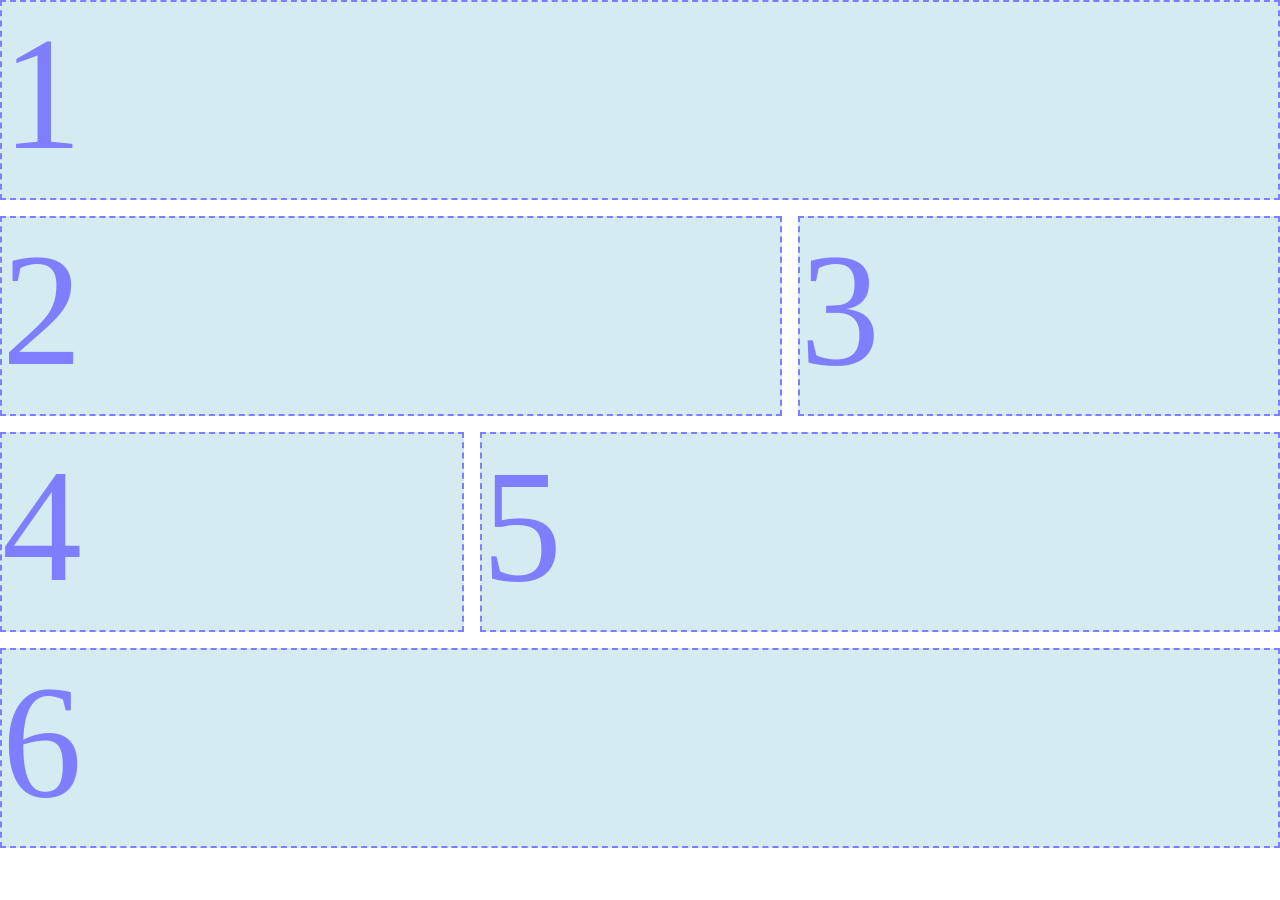
<file: hw5/Index.html>
<!DOCTYPE html>
<html lang="en">
<head>
    <meta charset="UTF-8">
    <meta http-equiv="X-UA-Compatible" content="IE=edge">
    <meta name="viewport" content="width=device-width, initial-scale=1.0">
    <title>Assignment 5</title>
    <link rel="stylesheet" href="style.css">
</head>
<body>
    <div class="container">
        <div class="box1">1</div>
        <div class="box2">2</div>
        <div class="box3">3</div>
        <div class="box4">4</div>
        <div class="box5">5</div>
        <div class="box6">6</div>
    </div>
</body>
</html>
</file>
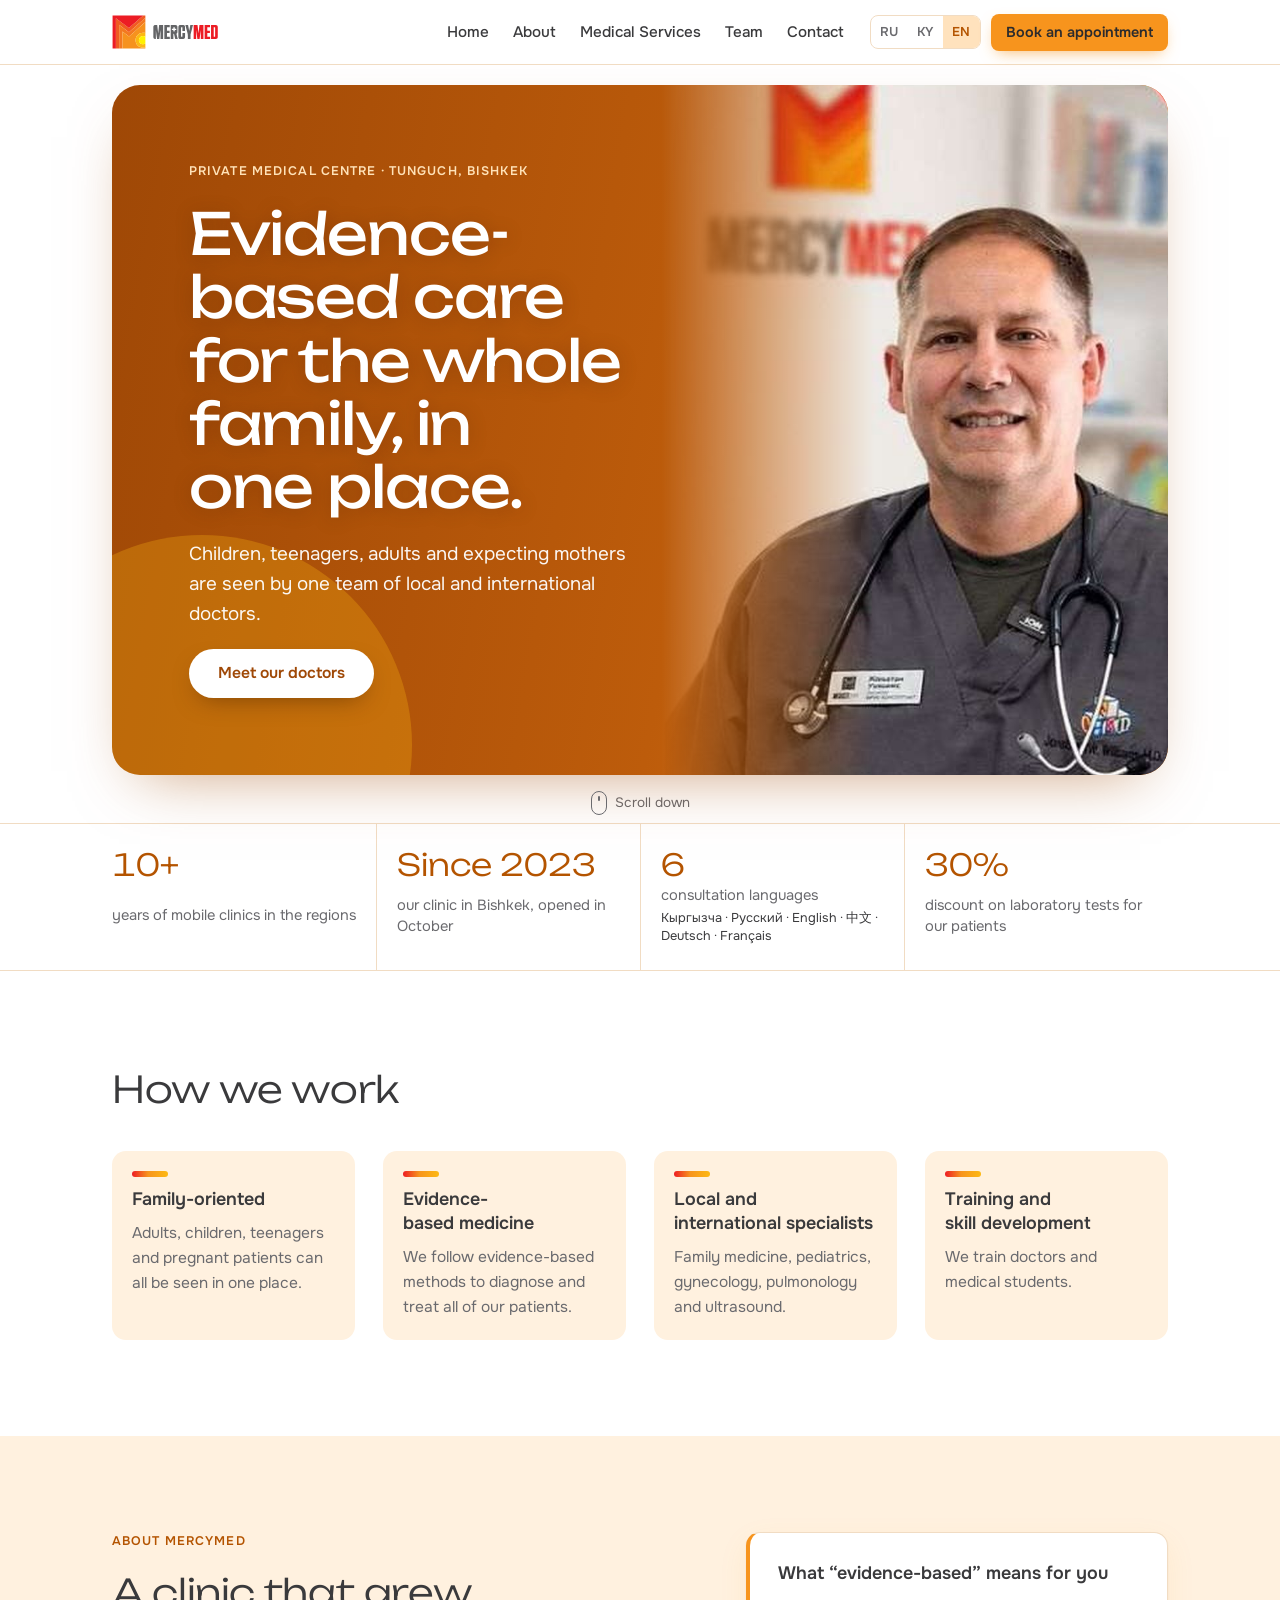
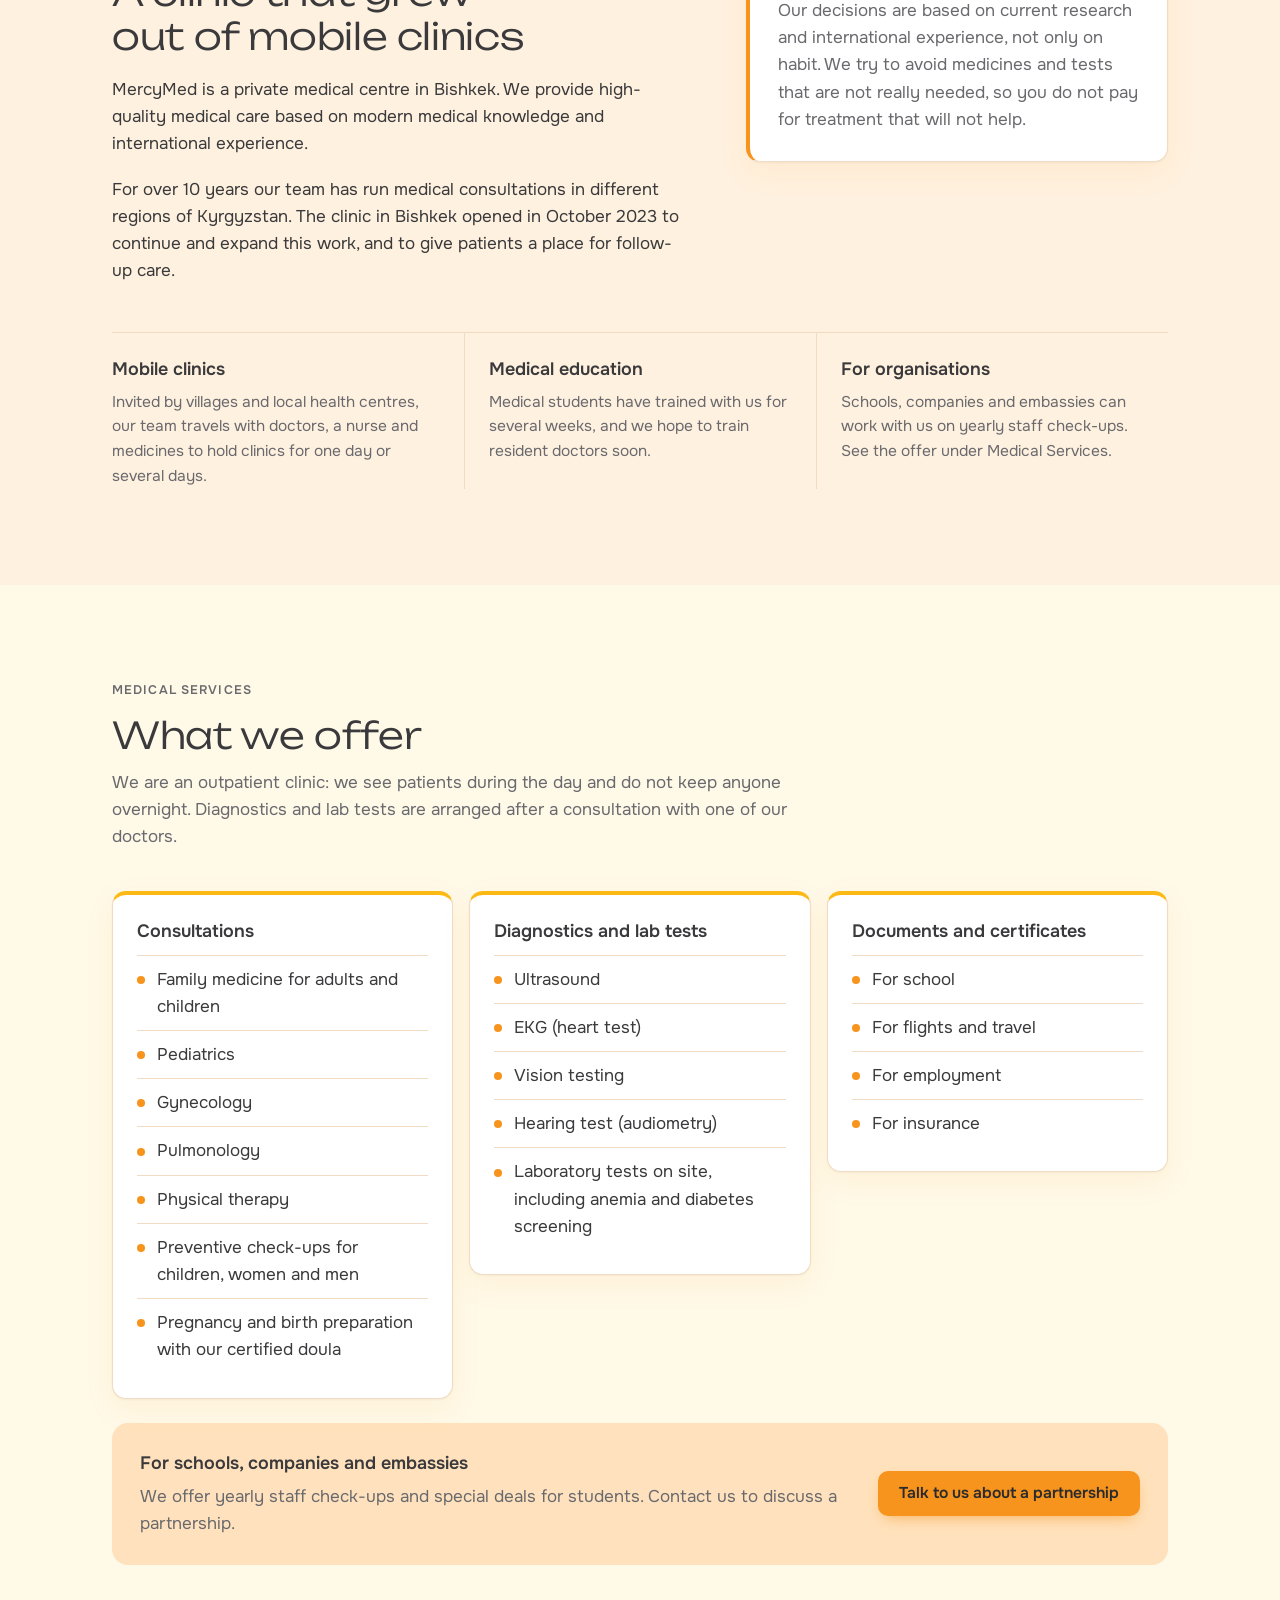
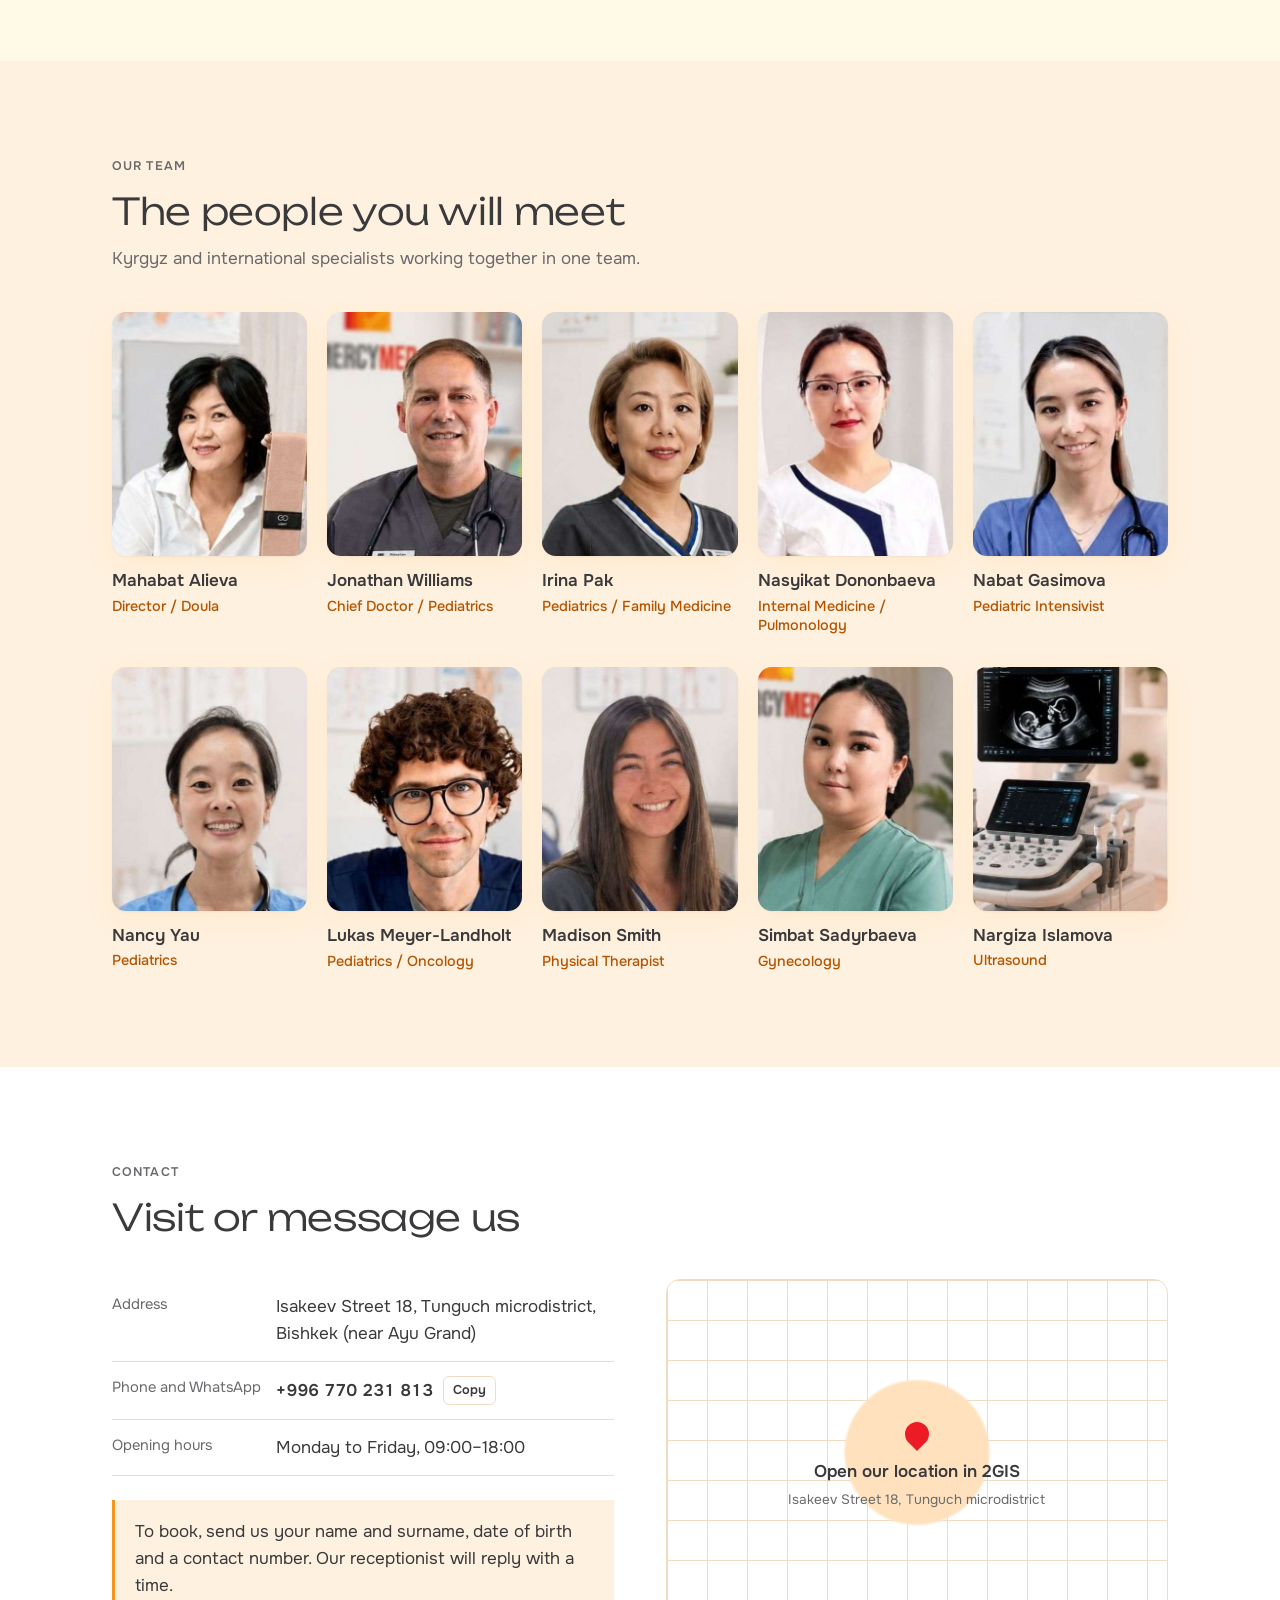
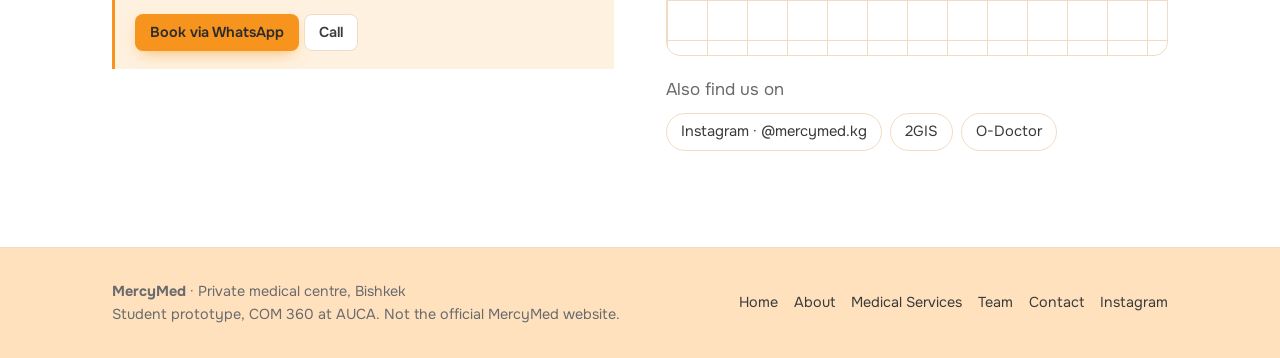
<file: hw6/index.html>
<!doctype html>
<html lang="en">
<head>
  <meta charset="utf-8">
  <meta name="viewport" content="width=device-width, initial-scale=1, viewport-fit=cover">
  <meta name="color-scheme" content="light only">
  <title>MercyMed Website Prototype</title>
  <meta name="description" content="Student prototype of a website for MercyMed, a private family medical centre in Bishkek. Not the official MercyMed website.">
  <link rel="icon" href="images/mercymed-logo.svg" type="image/svg+xml">
  <link rel="preconnect" href="https://fonts.googleapis.com">
  <link rel="preconnect" href="https://fonts.gstatic.com" crossorigin>
  <link rel="stylesheet" href="https://fonts.googleapis.com/css2?family=Onest:wght@400;500;600&family=Unbounded:wght@300;400;500&display=swap">
  <link rel="stylesheet" href="css/styles.css">
</head>
<body>
<div class="trnote" id="trnote" hidden><div class="wrap" data-i18n="trnote">Translation awaiting clinic review.</div></div>

<header class="site">
  <div class="wrap">
    <a class="brand" href="#home" aria-label="MercyMed home"><svg class="logo" viewBox="83.4 77.4 187 60" aria-hidden="true" focusable="false"><path fill="rgb(92.498779%, 10.998535%, 14.099121%)" d="M 244.765625 119.792969 L 240.164062 119.792969 L 240.164062 104.707031 C 240.113281 104.703125 240.0625 104.699219 240.011719 104.695312 C 239.347656 109.699219 238.683594 114.699219 238.007812 119.761719 L 234.09375 119.761719 C 233.433594 114.792969 232.773438 109.820312 232.109375 104.851562 L 231.945312 104.863281 L 231.945312 119.785156 L 227.523438 119.785156 L 227.523438 95 L 234.3125 95 C 234.886719 99.75 235.464844 104.523438 236.039062 109.292969 C 236.089844 109.292969 236.144531 109.292969 236.195312 109.292969 C 236.714844 104.542969 237.230469 99.792969 237.753906 95.003906 L 244.765625 95.003906 Z M 244.765625 119.792969 "/><path fill="rgb(92.498779%, 10.998535%, 14.099121%)" d="M 262.914062 98.945312 L 262.914062 115.867188 C 263.34375 115.867188 263.738281 115.867188 264.128906 115.867188 C 265.433594 115.867188 265.433594 115.867188 265.433594 114.59375 C 265.433594 109.789062 265.433594 104.980469 265.433594 100.171875 C 265.433594 99.949219 265.492188 99.683594 265.398438 99.511719 C 265.269531 99.285156 265.03125 98.996094 264.8125 98.96875 C 264.203125 98.898438 263.582031 98.945312 262.914062 98.945312 M 258.183594 119.867188 L 258.183594 95.050781 C 258.40625 95.03125 258.597656 95.003906 258.789062 95.003906 C 261.382812 95 263.976562 94.992188 266.570312 95.003906 C 268.835938 95.015625 270.082031 96.25 270.089844 98.535156 C 270.101562 104.472656 270.105469 110.40625 270.085938 116.34375 C 270.082031 118.605469 268.804688 119.851562 266.542969 119.863281 C 263.777344 119.875 261.011719 119.867188 258.183594 119.867188 "/><path class="lg-grey" d="M 168.277344 95 L 166.589844 95 C 166.0625 99.839844 165.535156 104.652344 165.011719 109.464844 C 164.972656 109.460938 164.933594 109.457031 164.894531 109.453125 C 164.3125 104.640625 163.730469 99.828125 163.148438 95.007812 L 159.042969 95.007812 C 157.332031 95.308594 156.378906 96.5 156.375 98.453125 C 156.363281 101.421875 156.359375 104.386719 156.359375 107.355469 C 156.359375 110.324219 156.363281 113.289062 156.371094 116.257812 C 156.378906 118.378906 157.449219 119.59375 159.410156 119.765625 L 160.820312 119.765625 L 160.820312 104.847656 C 160.859375 104.84375 160.902344 104.839844 160.941406 104.835938 C 160.96875 105.058594 161 105.285156 161.03125 105.507812 C 161.488281 108.957031 161.949219 112.40625 162.40625 115.863281 C 162.582031 117.167969 162.753906 118.46875 162.929688 119.773438 L 166.84375 119.773438 C 167.324219 116.15625 167.800781 112.566406 168.277344 108.980469 C 168.476562 107.507812 168.671875 106.039062 168.867188 104.566406 C 168.921875 104.574219 168.980469 104.578125 169.039062 104.585938 L 169.039062 119.789062 L 173.628906 119.789062 L 173.628906 95 Z M 168.277344 95 "/><path class="lg-grey" d="M 212.257812 105.613281 L 207.703125 105.613281 L 207.703125 103.1875 C 207.703125 102.054688 207.683594 100.925781 207.707031 99.792969 C 207.71875 99.210938 207.527344 98.960938 206.90625 98.953125 C 205.171875 98.929688 205.171875 98.910156 205.171875 100.648438 C 205.171875 105.367188 205.164062 110.089844 205.191406 114.808594 C 205.191406 115.164062 205.414062 115.796875 205.601562 115.824219 C 206.230469 115.914062 206.894531 115.816406 207.53125 115.707031 C 207.628906 115.691406 207.691406 115.226562 207.695312 114.96875 C 207.710938 113.320312 207.699219 111.675781 207.703125 110.027344 C 207.703125 109.765625 207.726562 109.5 207.738281 109.222656 L 212.355469 109.222656 C 212.355469 110.78125 212.371094 112.300781 212.347656 113.816406 C 212.332031 114.941406 212.347656 116.082031 212.203125 117.195312 C 212 118.765625 210.886719 119.75 209.292969 119.792969 C 207.402344 119.847656 205.503906 119.851562 203.613281 119.796875 C 201.828125 119.742188 200.652344 118.488281 200.578125 116.640625 C 200.539062 115.660156 200.5625 114.671875 200.5625 113.691406 C 200.5625 108.722656 200.558594 103.757812 200.570312 98.792969 C 200.574219 98.234375 200.609375 97.648438 200.773438 97.121094 C 201.164062 95.859375 202.121094 95.136719 203.394531 95.082031 C 205.429688 94.992188 207.480469 94.945312 209.507812 95.097656 C 211.207031 95.226562 212.113281 96.117188 212.214844 97.863281 C 212.371094 100.425781 212.257812 103.003906 212.257812 105.613281 "/><path fill="rgb(92.498779%, 10.998535%, 14.099121%)" d="M 256.566406 115.804688 L 256.566406 119.765625 L 246.933594 119.765625 L 246.933594 94.996094 L 256.417969 94.996094 L 256.417969 98.882812 L 251.585938 98.882812 L 251.585938 105.148438 L 256.199219 105.148438 L 256.199219 109.148438 L 251.601562 109.148438 L 251.601562 115.804688 Z M 256.566406 115.804688 "/><path class="lg-grey" d="M 175.777344 95 L 185.285156 95 L 185.285156 98.882812 L 180.457031 98.882812 L 180.457031 105.140625 L 185.015625 105.140625 L 185.015625 109.160156 L 180.453125 109.160156 L 180.453125 115.832031 L 183.695312 115.832031 C 185.457031 115.832031 185.457031 115.832031 185.457031 117.582031 L 185.457031 119.785156 L 175.777344 119.785156 Z M 175.777344 95 "/><path class="lg-grey" d="M 219.730469 105.144531 C 220.359375 101.777344 220.992188 98.40625 221.628906 94.996094 L 226.375 94.996094 C 225.742188 97.476562 225.121094 99.90625 224.5 102.335938 C 223.707031 105.417969 222.902344 108.496094 222.121094 111.582031 C 222.03125 111.9375 222.023438 112.320312 222.023438 112.691406 C 222.015625 115.03125 222.019531 117.371094 222.019531 119.765625 L 217.296875 119.765625 C 217.296875 118.273438 217.21875 116.804688 217.316406 115.34375 C 217.484375 112.8125 216.90625 110.414062 216.261719 108 C 215.113281 103.703125 214.042969 99.386719 212.921875 95.007812 L 217.667969 95.007812 C 218.300781 98.390625 218.933594 101.769531 219.566406 105.152344 C 219.625 105.148438 219.675781 105.148438 219.730469 105.144531 "/><path class="lg-grey" d="M 196.777344 103.292969 C 196.730469 104.242188 196.40625 104.003906 194.714844 104.023438 C 194.539062 104.027344 194.367188 104.023438 194.191406 104.023438 C 194.191406 104.617188 194.1875 105.207031 194.195312 105.796875 C 194.203125 106.328125 194.015625 106.597656 193.515625 106.621094 C 193.324219 106.621094 193.132812 106.621094 192.941406 106.621094 C 192.753906 106.621094 192.5625 106.621094 192.367188 106.621094 C 191.871094 106.597656 191.683594 106.328125 191.6875 105.796875 C 191.695312 105.207031 191.695312 104.617188 191.695312 104.027344 C 191.105469 104.027344 190.515625 104.027344 189.929688 104.035156 C 189.398438 104.042969 189.125 103.851562 189.101562 103.355469 C 189.105469 103.164062 189.101562 102.96875 189.101562 102.78125 C 189.101562 102.589844 189.105469 102.398438 189.101562 102.207031 C 189.125 101.707031 189.398438 101.519531 189.929688 101.527344 C 190.519531 101.535156 191.109375 101.53125 191.699219 101.53125 C 191.699219 101.359375 191.699219 101.183594 191.699219 101.007812 C 191.71875 99.316406 191.480469 98.992188 192.429688 98.945312 C 192.621094 98.945312 192.789062 98.941406 192.941406 98.941406 C 193.097656 98.941406 193.261719 98.945312 193.453125 98.945312 C 194.402344 98.992188 194.167969 99.316406 194.1875 101.007812 C 194.1875 101.183594 194.183594 101.359375 194.1875 101.539062 C 194.363281 101.539062 194.539062 101.535156 194.714844 101.539062 C 196.40625 101.554688 196.730469 101.320312 196.777344 102.269531 C 196.78125 102.460938 196.78125 102.625 196.78125 102.78125 C 196.78125 102.933594 196.78125 103.101562 196.777344 103.292969 M 199.363281 119.371094 C 198.652344 116.523438 197.925781 113.683594 197.238281 110.832031 C 197.179688 110.589844 197.28125 110.164062 197.460938 110.03125 C 198.40625 109.339844 198.847656 108.425781 198.851562 107.28125 C 198.855469 104.289062 198.878906 101.296875 198.84375 98.304688 C 198.820312 96.222656 197.585938 95.03125 195.507812 95.007812 C 193.789062 94.988281 192.070312 95.003906 190.347656 95.003906 C 189.257812 95 188.167969 95 187.042969 95 L 187.042969 119.832031 L 191.6875 119.832031 L 191.6875 110.683594 C 192.582031 110.386719 192.945312 110.710938 193.101562 111.511719 C 193.386719 112.925781 193.742188 114.324219 194.078125 115.726562 C 194.410156 117.097656 194.753906 118.46875 195.09375 119.835938 L 199.429688 119.835938 C 199.402344 119.65625 199.398438 119.511719 199.363281 119.371094 "/><path fill="rgb(94.099426%, 35.299683%, 13.299561%)" d="M 138.144531 78.464844 L 138.070312 78.527344 L 136.519531 79.898438 L 130.742188 85.007812 L 124.964844 90.113281 L 119.1875 95.222656 L 113.378906 100.359375 L 107.574219 95.984375 L 90.242188 82.917969 L 90.242188 136.402344 L 96.019531 136.402344 L 96.019531 94.722656 L 101.796875 99.082031 L 107.574219 103.4375 L 108.828125 104.378906 L 113.351562 107.792969 L 113.367188 107.804688 L 117.917969 103.78125 L 119.1875 102.65625 L 124.964844 97.550781 L 130.742188 92.441406 L 136.519531 87.335938 L 142.296875 82.226562 L 142.296875 78.464844 Z M 138.144531 78.464844 "/><path fill="rgb(95.298767%, 47.499084%, 12.5%)" d="M 113.367188 107.800781 L 96.019531 94.726562 L 96.019531 136.402344 L 101.796875 136.402344 L 101.796875 106.53125 L 104.277344 108.402344 L 107.574219 110.890625 L 108.816406 111.824219 L 113.351562 115.246094 L 113.378906 115.265625 L 117.929688 111.242188 L 119.1875 110.128906 L 122.480469 107.21875 L 124.964844 105.023438 L 136.519531 94.804688 L 142.296875 89.699219 L 142.296875 82.226562 Z M 113.367188 107.800781 "/><path fill="rgb(92.498779%, 10.998535%, 14.099121%)" d="M 136.519531 78.464844 L 84.421875 78.464844 L 84.421875 136.402344 L 90.242188 136.402344 L 90.242188 82.917969 L 113.351562 100.339844 L 113.378906 100.359375 L 119.1875 95.222656 L 124.964844 90.113281 L 130.742188 85.007812 L 136.519531 79.898438 L 138.070312 78.527344 L 138.144531 78.464844 Z M 136.519531 78.464844 "/><path fill="rgb(96.499634%, 57.299805%, 11.799622%)" d="M 125.003906 121.769531 C 125.003906 114.539062 130.867188 108.679688 138.097656 108.679688 C 139.566406 108.679688 140.976562 108.933594 142.296875 109.378906 L 142.296875 89.699219 L 113.378906 115.265625 L 101.796875 106.53125 L 101.796875 136.402344 L 142.296875 136.402344 L 142.296875 134.160156 C 140.976562 134.609375 139.566406 134.859375 138.097656 134.859375 C 130.867188 134.859375 125.003906 129 125.003906 121.769531 "/><path fill="rgb(98.799133%, 72.198486%, 7.499695%)" d="M 142.296875 127.597656 C 141.113281 128.449219 139.667969 128.960938 138.097656 128.960938 C 134.125 128.960938 130.90625 125.742188 130.90625 121.769531 C 130.90625 117.796875 134.125 114.578125 138.097656 114.578125 C 139.667969 114.578125 141.113281 115.089844 142.296875 115.941406 L 142.296875 109.378906 C 140.976562 108.933594 139.566406 108.679688 138.097656 108.679688 C 130.867188 108.679688 125.003906 114.539062 125.003906 121.769531 C 125.003906 129 130.867188 134.859375 138.097656 134.859375 C 139.566406 134.859375 140.976562 134.609375 142.296875 134.160156 Z M 142.296875 127.597656 "/><path fill="rgb(100%, 94.499207%, 0%)" d="M 130.90625 121.769531 C 130.90625 125.742188 134.125 128.960938 138.097656 128.960938 C 139.667969 128.960938 141.113281 128.449219 142.296875 127.597656 L 142.296875 115.945312 C 141.113281 115.089844 139.667969 114.578125 138.097656 114.578125 C 134.125 114.578125 130.90625 117.796875 130.90625 121.769531 "/></svg></a>
    <nav class="main" id="mainnav" aria-label="Main">
      <ul>
        <li><a href="#home" data-i18n="nav_home">Home</a></li>
        <li><a href="#about" data-i18n="nav_about">About</a></li>
        <li><a href="#services" data-i18n="nav_services">Medical Services</a></li>
        <li><a href="#team" data-i18n="nav_team">Team</a></li>
        <li><a href="#contact" data-i18n="nav_contact">Contact</a></li>
      </ul>
    </nav>
    <div class="tools">
      <div class="lang" role="group" aria-label="Language">
        <button type="button" data-lang="ru" aria-pressed="false" lang="ru">RU</button>
        <button type="button" data-lang="ky" aria-pressed="false" lang="ky">KY</button>
        <button type="button" data-lang="en" aria-pressed="true" lang="en">EN</button>
      </div>
      <button type="button" class="btn btn-primary btn-sm btn-book" data-open="wa" data-i18n="book">Book an appointment</button>
      <button type="button" class="menu-btn" id="menubtn" aria-expanded="false" aria-controls="mainnav" data-i18n="menu">Menu</button>
    </div>
  </div>
</header>

<main>
  <section id="home" class="hero">
    <div class="wrap">
      <div class="hero-card">
        <div class="hero-photo"><img id="hero-img" src="images/hero-jonathan-williams.jpg" width="770" height="1120" alt="Dr Jonathan Williams at the MercyMed clinic"></div>
        <div class="hero-copy">
          <p class="eyebrow" data-i18n="hero_eyebrow">Private medical centre · Tunguch, Bishkek</p>
          <h1 data-i18n="hero_h1">Evidence-based care for the whole family, in one place.</h1>
          <p class="lead" data-i18n="hero_lead">Children, teenagers, adults and expecting mothers are seen by one team of local and international doctors.</p>
          <p><a class="btn btn-light" href="#team" data-i18n="hero_btn">Meet our doctors</a></p>
        </div>
      </div>
      <a class="scroll-cue" href="#about"><span class="mouse" aria-hidden="true"></span><span data-i18n="scroll">Scroll down</span></a>
    </div>
  </section>

  <div class="facts">
    <div class="wrap">
      <ul>
        <li><strong>10+</strong><span data-i18n="f1">years of mobile clinics in the regions</span></li>
        <li><strong data-i18n="f2n">Since 2023</strong><span data-i18n="f2">our clinic in Bishkek, opened in October</span></li>
        <li><strong>6</strong><span data-i18n="f3">consultation languages</span><span class="langs-line">Кыргызча · Русский · English · 中文 · Deutsch · Français</span></li>
        <li><strong>30%</strong><span data-i18n="f4">discount on laboratory tests for our patients</span></li>
      </ul>
    </div>
  </div>

  <section class="sec" aria-labelledby="how-h">
    <div class="wrap">
      <div class="sec-head"><h2 id="how-h" data-i18n="how_h">How we work</h2></div>
      <div class="how">
        <article><span class="tick" aria-hidden="true"></span><h3 data-i18n="w1t">Family-oriented</h3><p data-i18n="w1d">Adults, children, teenagers and pregnant patients can all be seen in one place.</p></article>
        <article><span class="tick" aria-hidden="true"></span><h3 data-i18n="w2t">Evidence-based medicine</h3><p data-i18n="w2d">We follow evidence-based methods to diagnose and treat all of our patients.</p></article>
        <article><span class="tick" aria-hidden="true"></span><h3 data-i18n="w3t">Local and international specialists</h3><p data-i18n="w3d">Family medicine, pediatrics, gynecology, pulmonology and ultrasound.</p></article>
        <article><span class="tick" aria-hidden="true"></span><h3 data-i18n="w4t">Training and skill development</h3><p data-i18n="w4d">We train doctors and medical students.</p></article>
      </div>
    </div>
  </section>

  <section id="about" class="sec band" aria-labelledby="about-h">
    <div class="wrap">
      <div class="about-grid">
        <div class="about-text">
          <p class="eyebrow" data-i18n="about_eyebrow">About MercyMed</p>
          <h2 id="about-h" data-i18n="about_h">A clinic that grew out of mobile clinics</h2>
          <p data-i18n="a1">MercyMed is a private medical centre in Bishkek. We provide high-quality medical care based on modern medical knowledge and international experience.</p>
          <p data-i18n="a2">For over 10 years our team has run medical consultations in different regions of Kyrgyzstan. The clinic in Bishkek opened in October 2023 to continue and expand this work, and to give patients a place for follow-up care.</p>
        </div>
        <aside class="ebm">
          <h3 data-i18n="ebm_h">What “evidence-based” means for you</h3>
          <p data-i18n="ebm_p">Our decisions are based on current research and international experience, not only on habit. We try to avoid medicines and tests that are not really needed, so you do not pay for treatment that will not help.</p>
        </aside>
      </div>
      <div class="teasers">
        <article><h3 data-i18n="t1t">Mobile clinics</h3><p data-i18n="t1d">Invited by villages and local health centres, our team travels with doctors, a nurse and medicines to hold clinics for one day or several days.</p></article>
        <article><h3 data-i18n="t2t">Medical education</h3><p data-i18n="t2d">Medical students have trained with us for several weeks, and we hope to train resident doctors soon.</p></article>
        <article><h3 data-i18n="t3t">For organisations</h3><p data-i18n="t3d">Schools, companies and embassies can work with us on yearly staff check-ups. See the offer under Medical Services.</p></article>
      </div>
    </div>
  </section>

  <section id="services" class="sec band-2" aria-labelledby="svc-h">
    <div class="wrap">
      <div class="sec-head">
        <p class="eyebrow" data-i18n="nav_services">Medical Services</p>
        <h2 id="svc-h" data-i18n="svc_h">What we offer</h2>
        <p data-i18n="svc_intro">We are an outpatient clinic: we see patients during the day and do not keep anyone overnight. Diagnostics and lab tests are arranged after a consultation with one of our doctors.</p>
      </div>
      <div class="svc">
        <article>
          <h3 data-i18n="g1">Consultations</h3>
          <ul>
            <li data-i18n="g1a">Family medicine for adults and children</li>
            <li data-i18n="g1b">Pediatrics</li>
            <li data-i18n="g1c">Gynecology</li>
            <li data-i18n="g1d">Pulmonology</li>
            <li data-i18n="g1e">Physical therapy</li>
            <li data-i18n="g1f">Preventive check-ups for children, women and men</li>
            <li data-i18n="g1g">Pregnancy and birth preparation with our certified doula</li>
          </ul>
        </article>
        <article>
          <h3 data-i18n="g2">Diagnostics and lab tests</h3>
          <ul>
            <li data-i18n="g2a">Ultrasound</li>
            <li data-i18n="g2b">EKG (heart test)</li>
            <li data-i18n="g2c">Vision testing</li>
            <li data-i18n="g2d">Hearing test (audiometry)</li>
            <li data-i18n="g2e">Laboratory tests on site, including anemia and diabetes screening</li>
          </ul>
        </article>
        <article>
          <h3 data-i18n="g3">Documents and certificates</h3>
          <ul>
            <li data-i18n="g3a">For school</li>
            <li data-i18n="g3b">For flights and travel</li>
            <li data-i18n="g3c">For employment</li>
            <li data-i18n="g3d">For insurance</li>
          </ul>
        </article>
      </div>
        <div class="org">
          <div>
            <h3 data-i18n="org_h">For schools, companies and embassies</h3>
            <p data-i18n="org_p">We offer yearly staff check-ups and special deals for students. Contact us to discuss a partnership.</p>
          </div>
          <button type="button" class="btn btn-primary" data-open="org" data-i18n="org_btn">Talk to us about a partnership</button>
        </div>
    </div>
  </section>

  <section id="team" class="sec band" aria-labelledby="team-h">
    <div class="wrap">
      <div class="sec-head">
        <p class="eyebrow" data-i18n="team_eyebrow">Our team</p>
        <h2 id="team-h" data-i18n="team_h">The people you will meet</h2>
        <p data-i18n="team_intro">Kyrgyz and international specialists working together in one team.</p>
      </div>
      <ul class="team" id="teamlist">
        <li><img src="images/team/mahabat-alieva.jpg" width="400" height="500" loading="lazy" alt="Photo of Mahabat Alieva, Director / Doula" data-name="Mahabat Alieva" data-role="r_dir"><span class="name">Mahabat Alieva</span><span class="role" data-i18n="r_dir">Director / Doula</span></li>
        <li><img src="images/team/jonathan-williams.jpg" width="400" height="500" loading="lazy" alt="Photo of Jonathan Williams, Chief Doctor / Pediatrics" data-name="Jonathan Williams" data-role="r_chief"><span class="name">Jonathan Williams</span><span class="role" data-i18n="r_chief">Chief Doctor / Pediatrics</span></li>
        <li><img src="images/team/irina-pak.jpg" width="400" height="500" loading="lazy" alt="Photo of Irina Pak, Pediatrics / Family Medicine" data-name="Irina Pak" data-role="r_pedfam"><span class="name">Irina Pak</span><span class="role" data-i18n="r_pedfam">Pediatrics / Family Medicine</span></li>
        <li><img src="images/team/nasyikat-dononbaeva.jpg" width="400" height="500" loading="lazy" alt="Photo of Nasyikat Dononbaeva, Internal Medicine / Pulmonology" data-name="Nasyikat Dononbaeva" data-role="r_intpul"><span class="name">Nasyikat Dononbaeva</span><span class="role" data-i18n="r_intpul">Internal Medicine / Pulmonology</span></li>
        <li><img src="images/team/nabat-gasimova.jpg" width="400" height="500" loading="lazy" alt="Photo of Nabat Gasimova, Pediatric Intensivist" data-name="Nabat Gasimova" data-role="r_pedint"><span class="name">Nabat Gasimova</span><span class="role" data-i18n="r_pedint">Pediatric Intensivist</span></li>
        <li><img src="images/team/nancy-yau.jpg" width="400" height="500" loading="lazy" alt="Photo of Nancy Yau, Pediatrics" data-name="Nancy Yau" data-role="r_ped"><span class="name">Nancy Yau</span><span class="role" data-i18n="r_ped">Pediatrics</span></li>
        <li><img src="images/team/lukas-meyer-landholt.jpg" width="400" height="500" loading="lazy" alt="Photo of Lukas Meyer-Landholt, Pediatrics / Oncology" data-name="Lukas Meyer-Landholt" data-role="r_pedonc"><span class="name">Lukas Meyer-Landholt</span><span class="role" data-i18n="r_pedonc">Pediatrics / Oncology</span></li>
        <li><img src="images/team/madison-smith.jpg" width="400" height="500" loading="lazy" alt="Photo of Madison Smith, Physical Therapist" data-name="Madison Smith" data-role="r_pt"><span class="name">Madison Smith</span><span class="role" data-i18n="r_pt">Physical Therapist</span></li>
        <li><img src="images/team/simbat-sadyrbaeva.jpg" width="400" height="500" loading="lazy" alt="Photo of Simbat Sadyrbaeva, Gynecology" data-name="Simbat Sadyrbaeva" data-role="r_gyn"><span class="name">Simbat Sadyrbaeva</span><span class="role" data-i18n="r_gyn">Gynecology</span></li>
        <li><img src="images/team/nargiza-islamova-ultrasound.jpg" width="400" height="500" loading="lazy" alt="Ultrasound scanner at MercyMed" data-name="Nargiza Islamova" data-role="r_us"><span class="name">Nargiza Islamova</span><span class="role" data-i18n="r_us">Ultrasound</span></li>
      </ul>
    </div>
  </section>

  <section id="contact" class="sec" aria-labelledby="contact-h">
    <div class="wrap">
      <div class="sec-head">
        <p class="eyebrow" data-i18n="nav_contact">Contact</p>
        <h2 id="contact-h" data-i18n="contact_h">Visit or message us</h2>
      </div>
      <div class="contact-grid">
        <div>
          <dl class="info">
            <div><dt data-i18n="c_addr">Address</dt><dd><span data-i18n="c_addr_v">Isakeev Street 18, Tunguch microdistrict, Bishkek (near Ayu Grand)</span></dd></div>
            <div><dt data-i18n="c_phone">Phone and WhatsApp</dt><dd><a class="num" id="wa-num" href="tel:+996770231813">+996 770 231 813</a><button type="button" class="copy" data-copy="+996770231813" data-i18n="copy">Copy</button></dd></div>
            <div><dt data-i18n="c_hours">Opening hours</dt><dd><span data-i18n="c_hours_v">Monday to Friday, 09:00–18:00</span></dd></div>
          </dl>
          <div class="how-book">
            <p data-i18n="c_howbook">To book, send us your name and surname, date of birth and a contact number. Our receptionist will reply with a time.</p>
            <div class="cta-row">
              <button type="button" class="btn btn-primary btn-sm" data-open="wa" data-i18n="wa_btn">Book via WhatsApp</button>
              <button type="button" class="btn btn-ghost btn-sm" data-open="call" data-i18n="call">Call</button>
            </div>
          </div>
        </div>
        <div>
          <a class="map" href="https://2gis.ru/bishkek/geo/15763221466054725/74.68137%2C42.859347" target="_blank" rel="noopener">
            <div><div class="pin"></div><strong data-i18n="map_t">Open our location in 2GIS</strong><small data-i18n="map_s">Isakeev Street 18, Tunguch microdistrict</small></div>
          </a>
          <div class="elsewhere">
            <span class="muted" data-i18n="c_else">Also find us on</span>
            <ul>
              <li><a href="https://www.instagram.com/mercymed.kg/" target="_blank" rel="noopener">Instagram · @mercymed.kg</a></li>
              <li><a href="https://2gis.ru/bishkek/geo/15763221466054725/74.68137%2C42.859347" target="_blank" rel="noopener">2GIS</a></li>
              <li><a href="https://odoctor.kg/clinics/bishkek/mercymed" target="_blank" rel="noopener">O-Doctor</a></li>
            </ul>
          </div>
        </div>
      </div>
    </div>
  </section>
</main>

<footer>
  <div class="wrap">
    <div>
      <div><strong>MercyMed</strong> · <span data-i18n="foot_1">Private medical centre, Bishkek</span></div>
      <div data-i18n="foot_2">Student prototype, COM 360 at AUCA. Not the official MercyMed website.</div>
    </div>
    <nav aria-label="Footer">
      <ul>
        <li><a href="#home" data-i18n="nav_home">Home</a></li>
        <li><a href="#about" data-i18n="nav_about">About</a></li>
        <li><a href="#services" data-i18n="nav_services">Medical Services</a></li>
        <li><a href="#team" data-i18n="nav_team">Team</a></li>
        <li><a href="#contact" data-i18n="nav_contact">Contact</a></li>
        <li><a href="https://www.instagram.com/mercymed.kg/" target="_blank" rel="noopener">Instagram</a></li>
      </ul>
    </nav>
  </div>
</footer>

<div class="mobile-bar">
  <button type="button" class="btn btn-primary" data-open="wa" data-i18n="book">Book an appointment</button>
</div>

<div class="scrim" id="scrim" hidden>
  <div class="modal" role="dialog" aria-modal="true" aria-labelledby="m-title">
    <h3 id="m-title"></h3>
    <p id="m-body"></p>
    <pre id="m-msg"></pre>
    <p class="muted" id="m-note"></p>
    <div class="row">
      <button type="button" class="btn btn-ghost btn-sm" id="m-close" data-i18n="m_close">Close</button>
      <a class="btn btn-primary btn-sm" id="m-go" target="_blank" rel="noopener" data-i18n="m_go">Open WhatsApp</a>
    </div>
  </div>
</div>

<script src="js/main.js"></script>
</body>
</html>
</file>
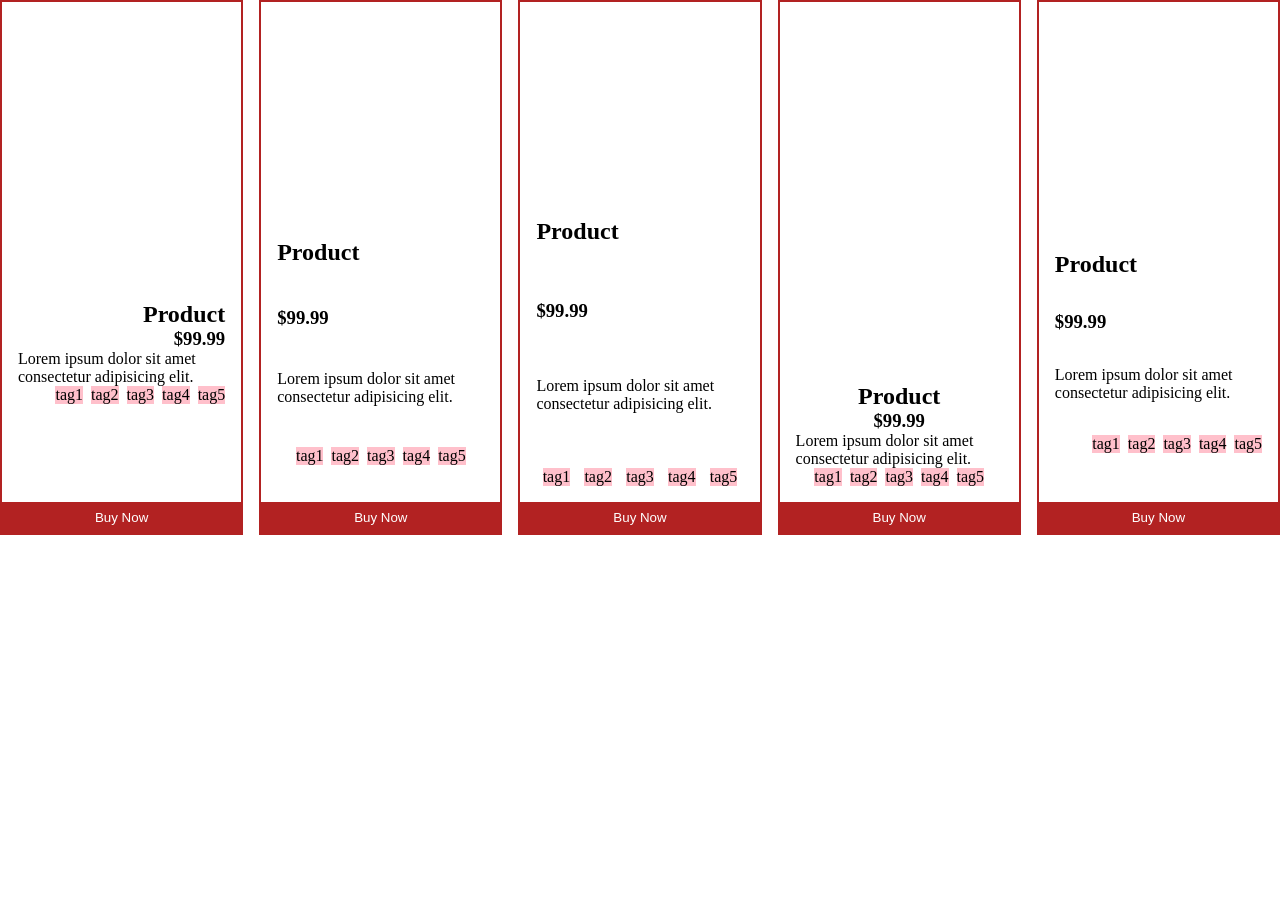
<file: hw8/index.html>
<!DOCTYPE html>
<html lang="en">
<head>
    <meta charset="UTF-8">
    <meta http-equiv="X-UA-Compatible" content="IE=edge">
    <meta name="viewport" content="width=device-width, initial-scale=1.0">
    <title>Assignment 8</title>
    <link rel="stylesheet" href="style.css">
</head>
<body>
<div class="container">
    <div class="box1">
        <div class="image"></div>
        <div class="info">
            <h2>Product</h2>
            <h3>$99.99</h3>
            <p>Lorem ipsum dolor sit amet consectetur adipisicing elit.</p>
            <ul>
                <li>tag1</li>
                <li>tag2</li>
                <li>tag3</li>
                <li>tag4</li>
                <li>tag5</li>
            </ul>
        </div>
        <button>Buy Now</button>
    </div>
    <div class="box2">
        <div class="image"></div>
        <div class="info">
            <h2>Product</h2>
            <h3>$99.99</h3>
            <p>Lorem ipsum dolor sit amet consectetur adipisicing elit.</p>
            <ul>
                <li>tag1</li>
                <li>tag2</li>
                <li>tag3</li>
                <li>tag4</li>
                <li>tag5</li>
            </ul>
        </div>
        <button>Buy Now</button>
    </div>
    <div class="box3">
        <div class="image"></div>
        <div class="info">
            <h2>Product</h2>
            <h3>$99.99</h3>
            <p>Lorem ipsum dolor sit amet consectetur adipisicing elit.</p>
            <ul>
                <li>tag1</li>
                <li>tag2</li>
                <li>tag3</li>
                <li>tag4</li>
                <li>tag5</li>
            </ul>
        </div>
        <button>Buy Now</button>
    </div>
    <div class="box4">
        <div class="image"></div>
        <div class="info">
            <h2>Product</h2>
            <h3>$99.99</h3>
            <p>Lorem ipsum dolor sit amet consectetur adipisicing elit.</p>
            <ul>
                <li>tag1</li>
                <li>tag2</li>
                <li>tag3</li>
                <li>tag4</li>
                <li>tag5</li>
            </ul>
        </div>
        <button>Buy Now</button>
    </div>
    <div class="box5">
        <div class="image"></div>
        <div class="info">
            <h2>Product</h2>
            <h3>$99.99</h3>
            <p>Lorem ipsum dolor sit amet consectetur adipisicing elit.</p>
            <ul>
                <li>tag1</li>
                <li>tag2</li>
                <li>tag3</li>
                <li>tag4</li>
                <li>tag5</li>
            </ul>
        </div>
        <button>Buy Now</button>
    </div>
</div>
</body>
</html>
</file>
<file: hw5/style.css>
* {
    margin: 0;
    box-sizing: border-box;
}

body {
    background: url("https://cdn.imgchest.com/files/b49zcbz5byw.png");
    opacity: .5;
    background-repeat: no-repeat;
}

.container {
    max-width: 1400px;
    display: flex;
    flex-wrap: wrap;
    gap: 16px;
}

.container > * {
    background-color: lightblue;
    font-size: 10rem;
    color: blue;
    border: 2px dashed blue;
    height: 200px;
    flex-grow: 1;
}

.box1 {
    flex-basis: 1400px;
}

.box2 {
    flex-basis: 656px;
}

.box3 {
    flex-basis: 356px;
}

.box4 {
    flex-basis: 356px;
}

.box5 {
    flex-basis: 692px;
}

.box6 {
    flex-basis: 692px;
}
</file>
<file: hw6/css/styles.css>
/* MercyMed draft website styles */
html, body { margin: 0; }
body { -webkit-font-smoothing: antialiased; }
img { max-width: 100%; }
/* Layout: airy, left-aligned single page on white; soft peach bands tinted from the logo's yellow-orange; the logo's orange steps used only as small accents. */
:root {
  --bg: #ffffff;
  --band: #fff1df;          /* light peach from logo orange */
  --band-2: #fff9e8;        /* light cream-yellow from logo yellow */
  --tint: #ffe2bd;          /* stronger peach for highlight cards */
  --sun: #ffe7a3;           /* soft logo yellow for shapes */
  --line: #f1dcc3;
  --fg: #3a3a3c;            /* logo grey (K75), softened */
  --muted: #6a6a6e;
  --accent: #f7941d;        /* logo Orange 2: buttons, dark text on top */
  --accent-soft: #fdb913;   /* logo Orange 1 */
  --accent-ink: #b45400;    /* orange dark enough for text on white */
  --on-accent: #2b2b2d;
  --red: #ed1c24;           /* logo red, tiny accents only */
  --lg-grey: #636466;       /* logo wordmark grey */
  --note-bg: #fff3d6;
  --note-fg: #6b4806;
  --shadow: 0 1px 2px rgba(58,58,60,.05), 0 10px 30px rgba(247,148,29,.08);
  --font-display: "Unbounded", "Onest", system-ui, sans-serif;
  --font-body: "Onest", system-ui, -apple-system, "Segoe UI", Roboto, sans-serif;
  --maxw: 1120px;
  color-scheme: only light;  /* always the light style the client asked for, even in dark mode */
}

* { box-sizing: border-box; }
[hidden] { display: none !important; }
html { scroll-behavior: smooth; }
@media (prefers-reduced-motion: reduce) { html { scroll-behavior: auto; } * { transition: none !important; } }
body { background: var(--bg); color: var(--fg); font-family: var(--font-body); font-size: 17px; line-height: 1.6; }
body::before { content: ""; position: fixed; inset: 0 0 auto; height: env(safe-area-inset-top, 0px); z-index: 10; background: var(--bg); }
.wrap {
  max-width: var(--maxw); margin: 0 auto;
  padding-left: max(16px, env(safe-area-inset-left, 0px));
  padding-right: max(16px, env(safe-area-inset-right, 0px));
}
@media (min-width: 720px) { .wrap { padding-left: max(32px, env(safe-area-inset-left, 0px)); padding-right: max(32px, env(safe-area-inset-right, 0px)); } }
a { color: var(--accent-ink); }
:focus-visible { outline: 3px solid var(--accent-ink); outline-offset: 2px; border-radius: 4px; }
h1, h2, h3 { text-wrap: balance; margin: 0; }
h2 { font-family: var(--font-display); font-weight: 300; font-size: clamp(1.6rem, 1.2rem + 1.6vw, 2.3rem); line-height: 1.2; letter-spacing: -0.01em; }
h3 { font-size: 1.12rem; font-weight: 600; line-height: 1.35; }
p { margin: 0; }
.eyebrow { font-size: .78rem; font-weight: 600; letter-spacing: .09em; text-transform: uppercase; color: var(--accent-ink); }
.muted { color: var(--muted); }
.pending { display: inline-block; font-size: .78rem; font-weight: 500; line-height: 1.4; background: var(--note-bg); color: var(--note-fg); padding: 2px 8px; border-radius: 4px; }

.logo { display: block; height: 34px; width: auto; }
.logo .lg-grey { fill: var(--lg-grey); }

/* prototype bar + header */
.proto { background: var(--tint); border-bottom: 1px solid var(--line); font-size: .85rem; color: var(--muted); }
.proto .wrap { padding-block: 8px; }
.trnote { background: var(--note-bg); color: var(--note-fg); font-size: .85rem; }
.trnote .wrap { padding-block: 6px; }
header.site {
  position: sticky; top: env(safe-area-inset-top, 0px); z-index: 20;
  background: color-mix(in srgb, var(--bg) 94%, transparent); backdrop-filter: saturate(1.2) blur(8px);
  border-bottom: 1px solid var(--line);
}
header.site .wrap { display: flex; align-items: center; gap: 16px; padding-block: 12px; }
.brand { display: flex; align-items: center; flex-shrink: 0; text-decoration: none; }
nav.main { margin-left: auto; }
nav.main ul { list-style: none; margin: 0; padding: 0; display: flex; gap: 4px; }
nav.main a { display: block; padding: 8px 10px; border-radius: 6px; color: var(--fg); text-decoration: none; font-weight: 500; font-size: .95rem; }
nav.main a:hover { background: var(--band); }
.tools { display: flex; align-items: center; gap: 10px; }
.lang { display: flex; border: 1px solid var(--line); border-radius: 8px; overflow: hidden; }
.lang button { font: inherit; font-size: .8rem; font-weight: 600; letter-spacing: .04em; background: transparent; color: var(--muted); border: 0; padding: 6px 9px; cursor: pointer; }
.lang button[aria-pressed="true"] { background: var(--tint); color: var(--accent-ink); }
.menu-btn { display: none; font: inherit; font-weight: 500; background: transparent; color: var(--fg); border: 1px solid var(--line); border-radius: 8px; padding: 7px 12px; cursor: pointer; }

.btn {
  display: inline-flex; align-items: center; justify-content: center; gap: 8px;
  font: inherit; font-weight: 600; font-size: .98rem; line-height: 1.2;
  padding: 12px 20px; border-radius: 10px; border: 1.5px solid transparent; cursor: pointer; text-decoration: none;
  transition: transform .15s ease, background-color .15s ease;
}
.btn:hover { transform: translateY(-1px); }
.btn-primary { background: var(--accent); color: var(--on-accent); }
.btn-primary:hover { background: var(--accent-soft); }
.btn-ghost { background: var(--bg); color: var(--fg); border-color: var(--line); }
.btn-ghost:hover { background: var(--band); }
.btn-sm { padding: 9px 14px; font-size: .9rem; border-radius: 8px; }
.btn svg { width: 18px; height: 18px; flex-shrink: 0; }

@media (max-width: 980px) {
  .menu-btn { display: inline-block; }
  nav.main { position: absolute; left: 0; right: 0; top: 100%; background: var(--bg); border-bottom: 1px solid var(--line); margin: 0; }
  nav.main[hidden-mobile] { display: none; }
  nav.main ul { flex-direction: column; padding: 8px max(16px, env(safe-area-inset-right, 0px)) 16px max(16px, env(safe-area-inset-left, 0px)); }
  nav.main a { padding: 12px 8px; font-size: 1.05rem; }
  .tools { margin-left: auto; }
}
@media (max-width: 560px) { .logo { height: 28px; } }
@media (max-width: 380px) { .logo { height: 24px; } }

/* sections */
section { scroll-margin-top: 80px; }
.band { background: var(--band); }
.band-2 { background: var(--band-2); }
.sec { padding-block: clamp(56px, 8vw, 96px); }
.sec-head { display: grid; gap: 12px; max-width: 46rem; margin-bottom: 40px; }
.sec-head p { color: var(--muted); }

/* hero: one big photo card, brand-orange wash on the left, white text center-left */
:root { --hero-1: #9f4806; --hero-2: #bd5c0b; --hero-3: #e07c18; --hero-sun: rgba(253,185,19,.28); }
.hero { background: var(--bg); }
.hero .wrap { padding-block: 20px 8px; }
.hero-card {
  position: relative; overflow: hidden; isolation: isolate; border-radius: 28px;
  min-height: clamp(460px, 64vh, 600px); display: grid; align-items: center;
  background: linear-gradient(100deg, var(--hero-1) 0%, var(--hero-2) 34%, var(--hero-3) 62%, var(--accent) 100%);
  background-size: 170% 100%;
  box-shadow: 0 24px 60px -28px rgba(159,72,6,.55);
  animation: washIn 1.6s cubic-bezier(.2, .8, .2, 1) both, washDrift 9s ease-in-out 1.6s infinite alternate;
}
/* one soft light sweep across the banner on load */
.hero-card::after {
  content: ""; position: absolute; inset: 0; z-index: -1; pointer-events: none;
  background: linear-gradient(110deg, transparent 35%, rgba(255,255,255,.22) 50%, transparent 65%);
  translate: -110% 0; animation: sheen 1.8s ease-out .5s both;
}
.hero-card::before { content: ""; position: absolute; z-index: -1; width: 420px; height: 420px; left: -120px; bottom: -180px; border-radius: 50%; background: var(--hero-sun); animation: sunIn 1.4s cubic-bezier(.2, .8, .2, 1) both, floaty 10s ease-in-out 1.4s infinite; }
.hero-photo { position: absolute; z-index: -1; top: 0; bottom: 0; right: 0; width: 48%; }
.hero-photo img {
  width: 100%; height: 100%; object-fit: cover; object-position: center 18%; display: block;
  -webkit-mask-image: linear-gradient(90deg, transparent 0, #000 42%); mask-image: linear-gradient(90deg, transparent 0, #000 42%);
  animation: kenburns 1.8s cubic-bezier(.2, .7, .2, 1) both;
}
.hero-copy { position: relative; display: grid; gap: 20px; max-width: 37rem; min-width: 0; padding: clamp(28px, 6vw, 80px); color: #fff; }
.hero-copy > * { animation: drop .75s cubic-bezier(.34, 1.45, .64, 1) both; }
.hero-copy > *:nth-child(1) { animation-delay: .25s; }
.hero-copy > *:nth-child(2) { animation-delay: .35s; }
.hero-copy > *:nth-child(3) { animation-delay: .47s; }
.hero-copy > *:nth-child(4) { animation-delay: .59s; }
.hero-copy > *:nth-child(5) { animation-delay: .7s; }
.hero .eyebrow { color: #ffe2b8; }
.hero h1 { font-family: var(--font-display); font-weight: 400; font-size: clamp(2.1rem, 1.3rem + 3.2vw, 3.6rem); line-height: 1.1; letter-spacing: -0.02em; color: #fff; text-shadow: 0 2px 18px rgba(80,35,0,.25); }
.hero .lead { font-size: 1.18rem; color: rgba(255,255,255,.95); max-width: 31rem; }
.btn-light { background: #fff; color: var(--hero-1); border-radius: 999px; padding: 14px 28px; box-shadow: 0 10px 24px -10px rgba(60,25,0,.5); }
.btn-light:hover { background: #fff7ec; transform: translateY(-2px) scale(1.03); }
.pending-light { background: rgba(255,255,255,.18); color: #fff; }
.scroll-cue { display: flex; align-items: center; gap: 8px; justify-content: center; margin: 16px auto 0; width: max-content; font-size: .85rem; color: var(--muted); text-decoration: none; }
.scroll-cue .mouse { width: 16px; height: 24px; border: 1.5px solid currentColor; border-radius: 9px; position: relative; }
.scroll-cue .mouse::after { content: ""; position: absolute; left: 50%; top: 4px; width: 2px; height: 5px; margin-left: -1px; border-radius: 2px; background: currentColor; animation: wheel 1.6s ease-in-out infinite; }
@keyframes kenburns { from { scale: 1.12; opacity: .4; } to { scale: 1; opacity: 1; } }
@keyframes drop { 0% { translate: 0 -20px; opacity: 0; } 65% { translate: 0 3px; opacity: 1; } 100% { translate: 0 0; opacity: 1; } }
@keyframes washIn { from { background-position: 100% 0; } to { background-position: 0% 0; } }
@keyframes washDrift { from { background-position: 0% 0; } to { background-position: 35% 0; } }
@keyframes sunIn { from { scale: .4; opacity: 0; } to { scale: 1; opacity: 1; } }
@keyframes sheen { from { translate: -110% 0; } to { translate: 110% 0; } }
@keyframes wheel { 0% { translate: 0 0; opacity: 1; } 70% { translate: 0 7px; opacity: 0; } 100% { translate: 0 0; opacity: 0; } }
@media (max-width: 820px) {
  .hero-card { display: block; min-height: 0; background: linear-gradient(180deg, var(--hero-3) 0%, var(--hero-2) 45%, var(--hero-1) 100%); background-size: 100% 170%; animation: washInV 1.6s cubic-bezier(.2, .8, .2, 1) both, washDriftV 9s ease-in-out 1.6s infinite alternate; }
  @keyframes washInV { from { background-position: 0 100%; } to { background-position: 0 0; } }
  @keyframes washDriftV { from { background-position: 0 0; } to { background-position: 0 40%; } }
  .hero-photo { position: relative; z-index: 0; width: 100%; height: clamp(280px, 78vw, 380px); }
  .hero-photo img { object-position: center 14%; -webkit-mask-image: linear-gradient(180deg, #000 62%, transparent 100%); mask-image: linear-gradient(180deg, #000 62%, transparent 100%); }
  .hero-copy { padding: 4px 22px 30px; gap: 14px; margin-top: -28px; }
  .hero .lead { font-size: 1.05rem; }
}

/* facts */
.facts { border-block: 1px solid var(--line); background: var(--bg); }
.facts ul { list-style: none; margin: 0; padding: 0; display: grid; grid-template-columns: repeat(4, 1fr); }
.facts li { padding: 24px 20px 24px 0; display: grid; gap: 4px; min-width: 0; }
.facts li + li { padding-left: 20px; border-left: 1px solid var(--line); }
.facts strong { font-family: var(--font-display); font-weight: 300; font-size: 1.9rem; line-height: 1.1; font-variant-numeric: tabular-nums; color: var(--accent-ink); }
.facts span { color: var(--muted); font-size: .92rem; line-height: 1.4; }
.facts .langs-line { font-size: .8rem; color: var(--fg); }

/* how we work */
.how { display: grid; grid-template-columns: repeat(4, 1fr); gap: 28px; }
.how article { display: grid; gap: 10px; align-content: start; min-width: 0; }
.how article { background: var(--band); border-radius: 14px; padding: 20px; }
.how .tick { width: 36px; height: 6px; border-radius: 3px; background: linear-gradient(90deg, var(--red), var(--accent) 45%, var(--accent-soft)); }
.how p { color: var(--muted); font-size: .97rem; }

/* about */
.about-grid { display: grid; grid-template-columns: 1.15fr .85fr; gap: clamp(32px, 5vw, 64px); align-items: start; }
.about-text { display: grid; gap: 18px; max-width: 38rem; min-width: 0; }
.ebm { background: var(--bg); border: 1px solid var(--line); border-left: 4px solid var(--accent); border-radius: 14px; padding: 28px; display: grid; gap: 12px; box-shadow: var(--shadow); min-width: 0; }
.ebm p { color: var(--muted); }
.teasers { display: grid; grid-template-columns: repeat(3, 1fr); margin-top: 48px; border-top: 1px solid var(--line); }
.teasers article { padding: 24px 24px 0 0; display: grid; gap: 8px; align-content: start; min-width: 0; }
.teasers article + article { padding-left: 24px; border-left: 1px solid var(--line); }
.teasers p { color: var(--muted); font-size: .97rem; }

/* services */
.svc { display: grid; grid-template-columns: repeat(3, 1fr); gap: 16px; align-items: start; }
.svc article { border: 1px solid var(--line); border-top: 4px solid var(--accent-soft); border-radius: 14px; padding: 24px; display: grid; gap: 12px; align-content: start; background: var(--bg); min-width: 0; box-shadow: var(--shadow); transition: transform .2s ease, box-shadow .2s ease; }
.svc article:hover { transform: translateY(-3px); }
.svc ul { list-style: none; padding: 0; margin: 0; display: grid; }
.svc li { padding: 10px 0; border-top: 1px solid var(--line); display: grid; grid-template-columns: 8px minmax(0, 1fr); gap: 12px; align-items: start; }
.svc li::before { content: ""; width: 8px; height: 8px; background: var(--accent); border-radius: 50%; margin-top: .6em; }
.org { margin-top: 24px; background: var(--tint); border-radius: 16px; padding: 28px; display: flex; flex-wrap: wrap; gap: 14px 32px; align-items: center; justify-content: space-between; }
.org > div { display: grid; gap: 8px; max-width: 44rem; min-width: 0; }
.org p { color: var(--muted); }
.org .btn-primary { flex-shrink: 0; }

/* team */
.team { display: grid; grid-template-columns: repeat(5, 1fr); gap: 32px 20px; list-style: none; padding: 0; margin: 0; }
.team li { display: grid; gap: 4px; align-content: start; min-width: 0; }
.team img { width: 100%; max-width: 100%; height: auto; aspect-ratio: 4 / 5; object-fit: cover; object-position: center top; border-radius: 14px; margin-bottom: 10px; background: var(--tint); display: block; box-shadow: var(--shadow); }
.team img { transition: transform .4s cubic-bezier(.34, 1.56, .64, 1), box-shadow .3s ease; }
.team li:hover img { transform: translateY(-8px) scale(1.04); box-shadow: 0 18px 36px -12px rgba(247,148,29,.5); }
.team li .name, .team li .role { transition: transform .35s cubic-bezier(.34, 1.56, .64, 1); }
.team li:hover .name, .team li:hover .role { transform: translateY(-4px); }
@media (prefers-reduced-motion: reduce) {  }
.team .name { font-weight: 600; line-height: 1.3; }
.team .role { color: var(--accent-ink); font-size: .9rem; font-weight: 500; line-height: 1.35; }
.team-note { margin-top: 32px; }

/* contact */
.contact-grid { display: grid; grid-template-columns: 1fr 1fr; gap: clamp(28px, 4vw, 56px); align-items: start; }
.contact-grid > * { min-width: 0; }
dl.info { margin: 0; display: grid; }
dl.info > div { display: grid; grid-template-columns: 9.5rem 1fr; gap: 12px; padding: 14px 0; border-bottom: 1px solid var(--line); }
dl.info dt { color: var(--muted); font-size: .92rem; }
dl.info dd { margin: 0; display: flex; flex-wrap: wrap; gap: 6px 10px; align-items: center; min-width: 0; }
.num { color: var(--fg); text-decoration: none; font-weight: 600; font-variant-numeric: tabular-nums; user-select: all; }
.copy { font: inherit; font-size: .8rem; font-weight: 600; padding: 3px 9px; border-radius: 6px; border: 1px solid var(--line); background: var(--bg); color: var(--fg); cursor: pointer; }
.how-book { margin-top: 24px; padding: 18px 20px; border-left: 3px solid var(--accent); background: var(--band); display: grid; gap: 14px; }
.map {
  aspect-ratio: 4 / 3; max-width: 100%; border-radius: 14px; border: 1px solid var(--line); text-decoration: none; color: var(--fg);
  background:
    radial-gradient(circle at 50% 46%, var(--tint) 0 22%, transparent 23%),
    linear-gradient(var(--line) 1px, transparent 1px) 0 0 / 40px 40px,
    linear-gradient(90deg, var(--line) 1px, transparent 1px) 0 0 / 40px 40px,
    var(--bg);
  display: grid; place-items: center; text-align: center; padding: 16px;
  transition: border-color .15s ease;
}
.map:hover { border-color: var(--accent); }
.map .pin { width: 24px; height: 24px; background: var(--red); border-radius: 50% 50% 50% 0; transform: rotate(-45deg); margin: 0 auto 12px; }
.map strong { display: block; font-weight: 600; }
.map small { color: var(--muted); font-size: .85rem; }
.elsewhere { margin-top: 20px; display: grid; gap: 10px; }
.elsewhere ul { list-style: none; padding: 0; margin: 0; display: flex; flex-wrap: wrap; gap: 8px; }
.elsewhere a, .elsewhere .soon { display: inline-flex; gap: 8px; align-items: center; border: 1px solid var(--line); border-radius: 999px; padding: 6px 14px; font-size: .92rem; background: var(--bg); color: var(--fg); text-decoration: none; }
.elsewhere a:hover { border-color: var(--accent); }

footer { border-top: 1px solid var(--line); background: var(--tint); }
footer .wrap { padding-block: 32px; display: flex; flex-wrap: wrap; gap: 16px 32px; justify-content: space-between; align-items: center; font-size: .9rem; color: var(--muted); }
footer nav ul { list-style: none; display: flex; flex-wrap: wrap; gap: 4px 16px; margin: 0; padding: 0; }
footer a { color: var(--fg); text-decoration: none; }
footer a:hover { text-decoration: underline; }

/* modal */
.scrim { position: fixed; inset: 0; z-index: 50; background: rgba(40,36,33,.45); display: grid; place-items: center; padding: 16px; }
.modal { background: var(--bg); color: var(--fg); border-radius: 16px; max-width: 30rem; width: 100%; padding: 26px; display: grid; gap: 14px; box-shadow: 0 20px 60px rgba(0,0,0,.25); max-height: calc(100vh - 32px); overflow: auto; }
.modal h3 { font-family: var(--font-display); font-weight: 400; font-size: 1.3rem; }
.modal pre { margin: 0; white-space: pre-wrap; font: inherit; font-size: .95rem; background: var(--band); border: 1px solid var(--line); border-radius: 10px; padding: 14px 16px; }
.modal .row { display: flex; flex-wrap: wrap; gap: 10px; justify-content: flex-end; }

/* phone booking bar */
.mobile-bar { display: none; }
@media (max-width: 560px) {
  .mobile-bar {
    display: flex; gap: 10px; position: fixed; left: 0; right: 0; bottom: 0; z-index: 30;
    padding: 10px max(16px, env(safe-area-inset-right, 0px)) calc(10px + env(safe-area-inset-bottom, 0px)) max(16px, env(safe-area-inset-left, 0px));
    background: var(--bg); border-top: 1px solid var(--line);
  }
  .mobile-bar .btn { flex: 1; padding-inline: 12px; font-size: .92rem; }
  body { padding-bottom: 72px; }
  .tools .btn-book { display: none; }
}

/* responsive */
@media (max-width: 980px) {
  .how { grid-template-columns: repeat(2, 1fr); }
  .svc { grid-template-columns: repeat(2, 1fr); }
  .team { grid-template-columns: repeat(3, 1fr); }
  .facts ul { grid-template-columns: repeat(2, 1fr); }
  .facts li:nth-child(3) { padding-left: 0; border-left: 0; }
  .facts li:nth-child(n+3) { border-top: 1px solid var(--line); }
}
@media (max-width: 820px) {
  .about-grid, .extra, .contact-grid { grid-template-columns: 1fr; }
    .teasers { grid-template-columns: 1fr; }
  .teasers article, .teasers article + article { padding: 20px 0; border-left: 0; border-bottom: 1px solid var(--line); }
  .svc { grid-template-columns: 1fr; }
  .org { flex-direction: column; align-items: flex-start; }
}
@media (max-width: 560px) {
  body { font-size: 16.5px; }
  .how { grid-template-columns: 1fr; }
  .team { grid-template-columns: repeat(2, 1fr); gap: 24px 14px; }
  dl.info > div { grid-template-columns: 1fr; gap: 2px; }
  .facts li { padding: 18px 12px 18px 0; }
  .facts li + li { padding-left: 12px; }
  .facts li:nth-child(3) { padding-left: 0; }
  .facts strong { font-size: 1.6rem; }
}

/* scroll pop-in (added by script only to elements below the first screen) */
.reveal { transform: translateY(22px) scale(.94); }
.reveal.in { transform: none; transition: transform .65s cubic-bezier(.34, 1.56, .64, 1) var(--d, 0ms); }
@keyframes popIn { 0% { scale: .86; } 60% { scale: 1.04; } 100% { scale: 1; } }
@keyframes floaty { 0%, 100% { translate: 0 0; } 50% { translate: 0 -14px; } }
.btn-primary { box-shadow: 0 6px 16px -6px color-mix(in srgb, var(--accent) 70%, transparent); }
@media (prefers-reduced-motion: reduce) {
  .reveal { transform: none; }
  .hero-card, .hero-card::before, .hero-card::after, .hero-photo img, .hero-copy > *, .scroll-cue .mouse::after { animation: none; }
  .hero-card::after { display: none; }
}
</file>
<file: hw8/style.css>
* {
    margin: 0;
    box-sizing: border-box;
}
body {
    font-family: tahoma;
}
.image {
    height: 200px;
    background-size: cover;
    background-position: center;
}
.box1 .image {
    background-image: url("https://unsplash.it/300/200?1");
}
.box2 .image {
    background-image: url("https://unsplash.it/300/200?2");
}
.box3 .image {
    background-image: url("https://unsplash.it/300/200?3");
}
.box4 .image {
    background-image: url("https://unsplash.it/500/200?4");
}
.box5 .image {
    background-image: url("https://unsplash.it/800/200?5");
}


.container {
    display: flex;
    gap: 1rem;
    flex-wrap: wrap;
}


.container > * {
    flex-basis: 200px;
    border: 2px solid firebrick;
    flex-grow: 1;
}


ul {
    display: flex;
    gap: 0.5rem;
    list-style: none;
}
li {
    background: pink;
}


.info {
    display: flex;
    flex-direction: column;
    height: 300px;
    padding: 1rem;
}
.box5 > .info {
    justify-content: space-evenly;
}
.box1 > .info {
    justify-content: center;
    align-items: flex-end;
}
.box4 > .info {
    justify-content: flex-end;
    align-items: center;
}
.box3 > .info {
    justify-content: space-between;
}
.box2 > .info {
    justify-content: space-around;
}


.box3 ul {
    justify-content: space-evenly;
}
.box2 ul {
    justify-content: center;
}
.box5 ul {
    justify-content: flex-end;
}
.box1 ul {
    justify-content: space-between;
}
.box4 ul {
    justify-content: space-around;
}
.box4 ul > * {
    flex-grow: 1;
}


button {
    background: firebrick;
    padding: 0.5rem;
    border: none;
    width: 100%;
    color: white;
}


ul {
    flex-wrap: wrap;
    padding: 0;
}
</file>
